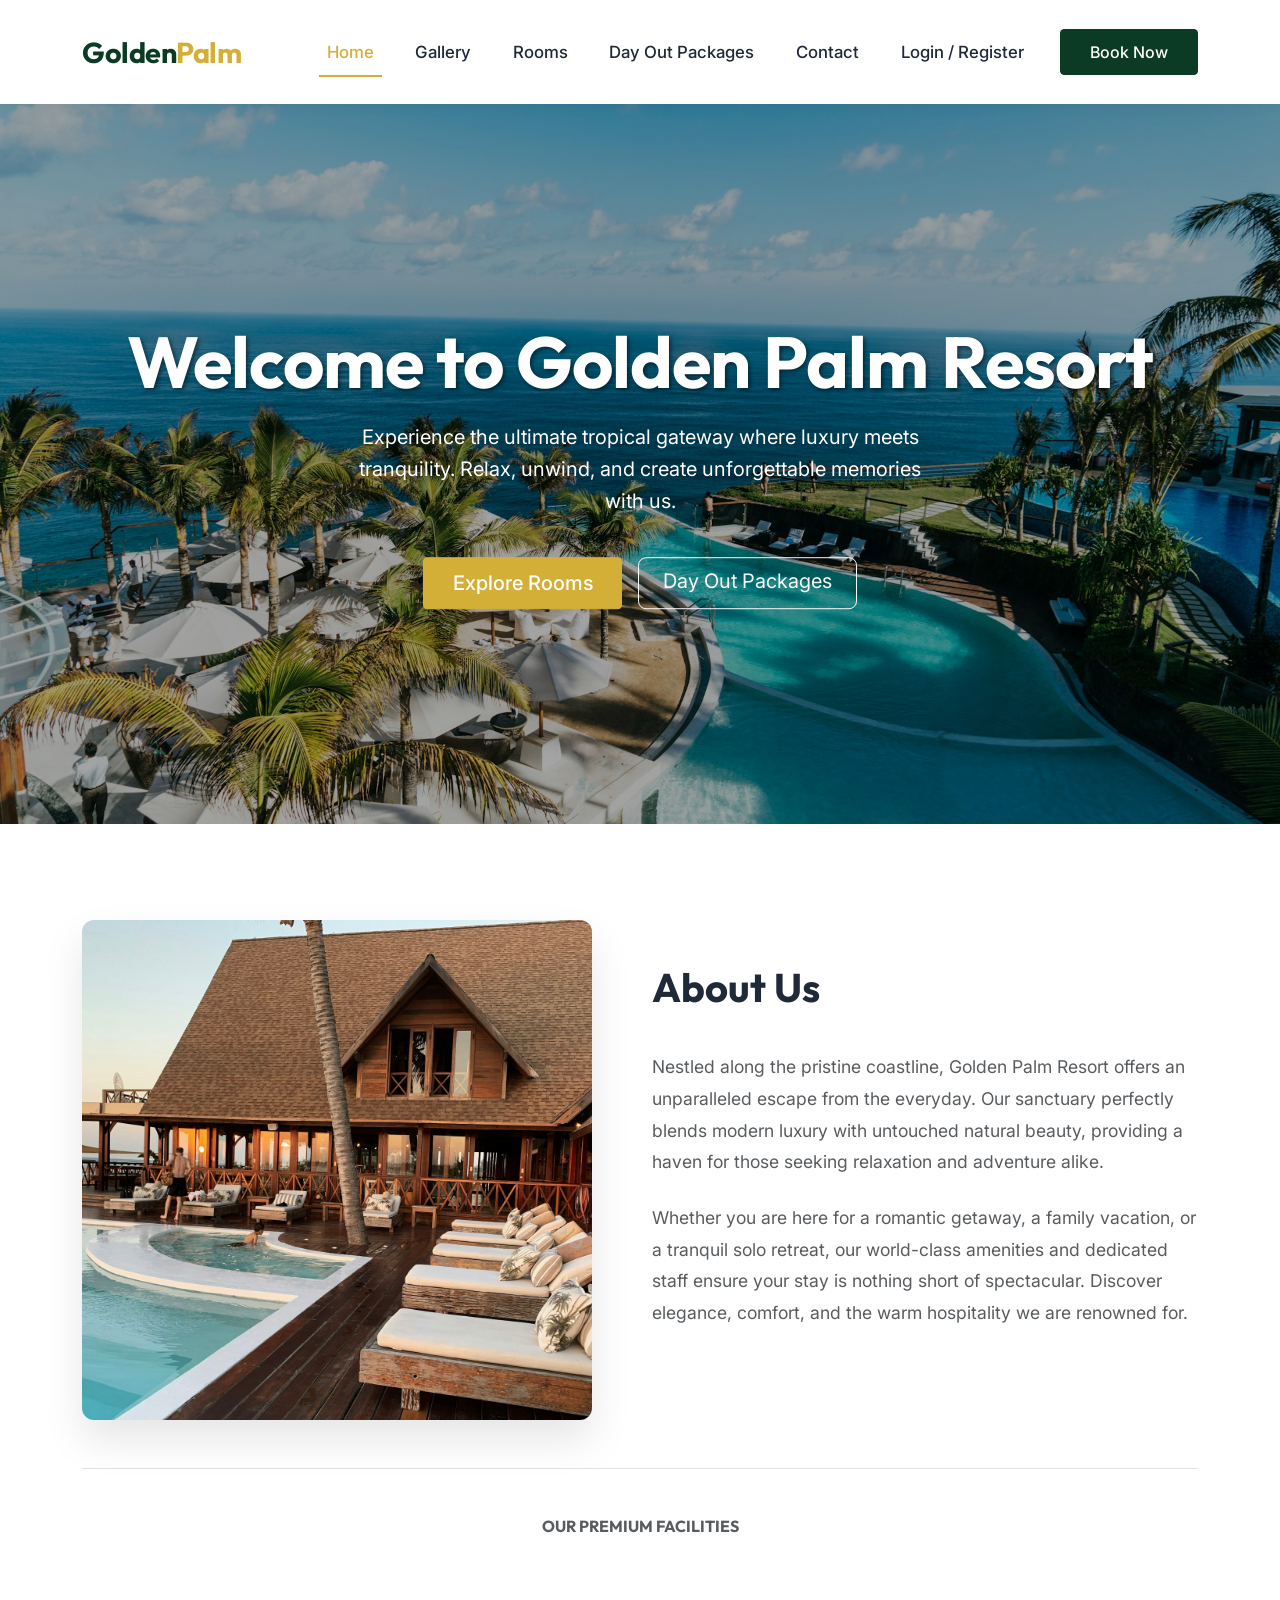
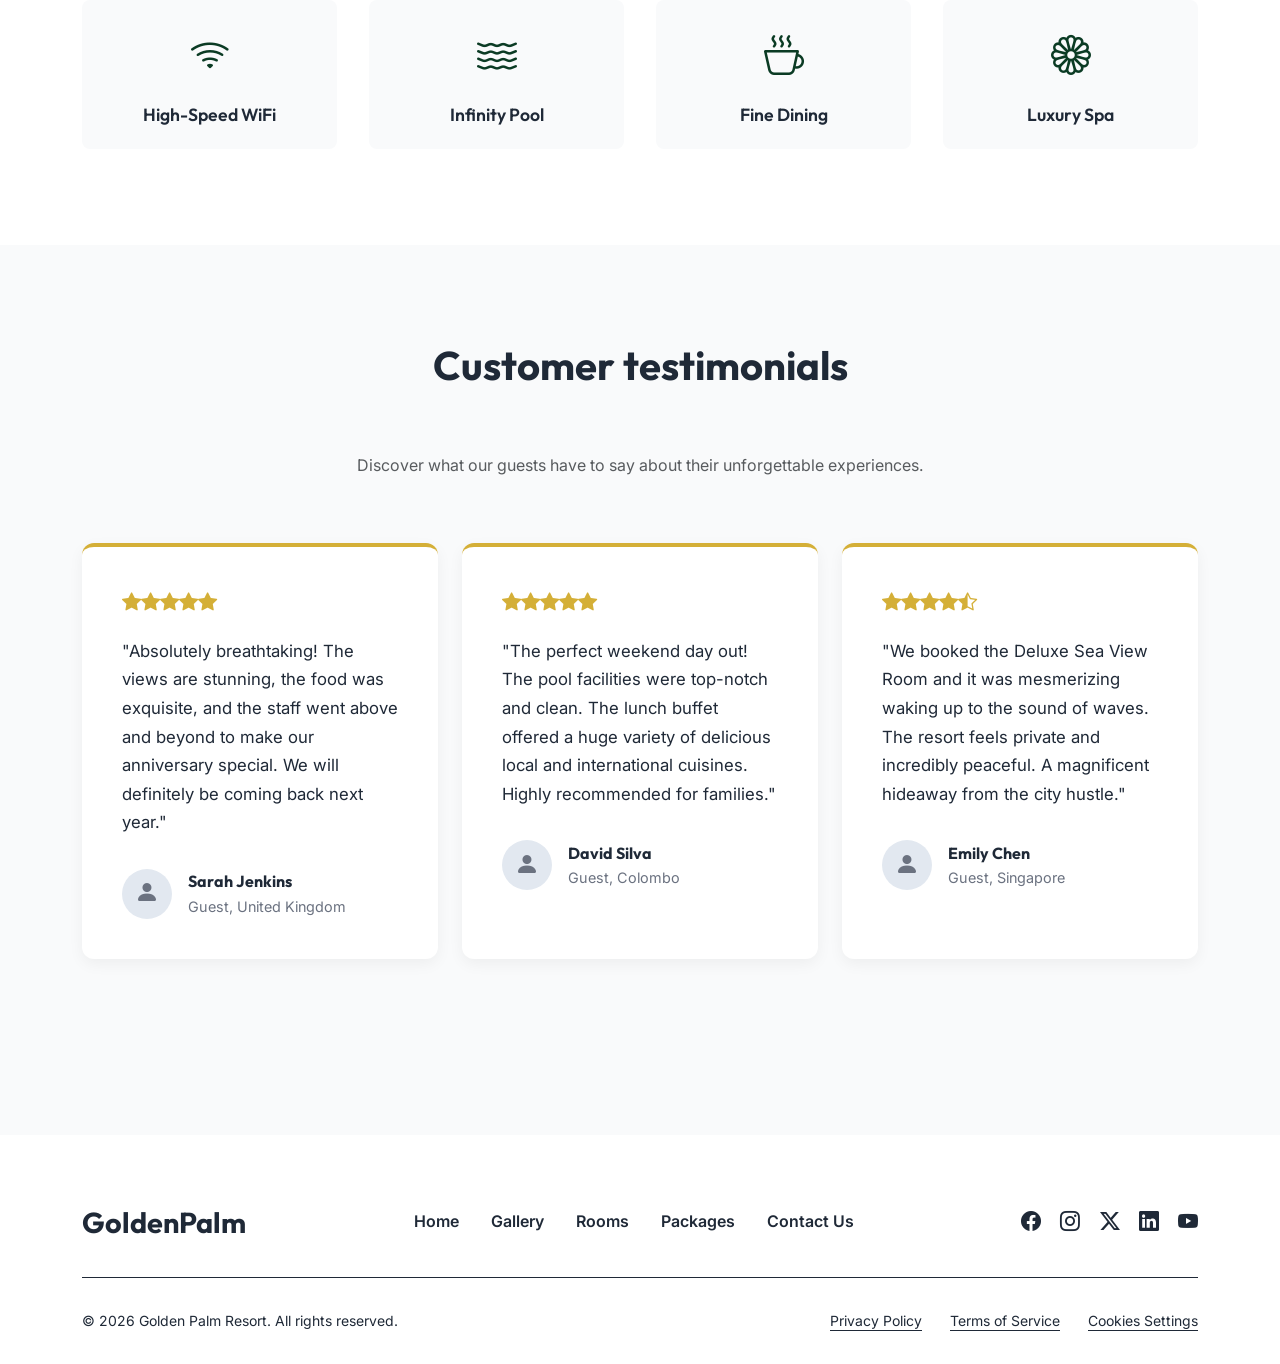
<file: index.html>
<!DOCTYPE html>
<html lang="en">

<head>
    <meta charset="UTF-8">
    <meta name="viewport" content="width=device-width, initial-scale=1.0">
    <title>Home - Golden Palm Resort</title>
    <!-- Bootstrap CSS -->
    <link href="https://cdn.jsdelivr.net/npm/bootstrap@5.3.0/dist/css/bootstrap.min.css" rel="stylesheet">
    <!-- Bootstrap Icons -->
    <link href="https://cdn.jsdelivr.net/npm/bootstrap-icons@1.10.5/font/bootstrap-icons.css" rel="stylesheet">
    <!-- Custom CSS -->
    <link href="styles.css" rel="stylesheet">
</head>

<body>

    <!-- NAVBAR -->
    <nav class="navbar navbar-expand-lg sticky-top">
        <div class="container">
            <a class="navbar-brand" href="index.html">Golden<span>Palm</span></a>
            <button class="navbar-toggler" type="button" data-bs-toggle="collapse" data-bs-target="#navbarNav"
                aria-controls="navbarNav" aria-expanded="false" aria-label="Toggle navigation">
                <span class="navbar-toggler-icon"></span>
            </button>
            <div class="collapse navbar-collapse justify-content-end" id="navbarNav">
                <ul class="navbar-nav align-items-center">
                    <li class="nav-item">
                        <a class="nav-link" href="index.html">Home</a>
                    </li>
                    <li class="nav-item">
                        <a class="nav-link" href="gallery.html">Gallery</a>
                    </li>
                    <li class="nav-item">
                        <a class="nav-link" href="rooms.html">Rooms</a>
                    </li>
                    <li class="nav-item">
                        <a class="nav-link" href="packages.html">Day Out Packages</a>
                    </li>
                    <li class="nav-item">
                        <a class="nav-link" href="contact.html">Contact</a>
                    </li>
                    <li class="nav-item">
                        <a class="nav-link" href="auth.html">Login / Register</a>
                    </li>
                    <li class="nav-item ms-lg-3 mt-3 mt-lg-0">
                        <a class="btn btn-primary" href="rooms.html">Book Now</a>
                    </li>
                </ul>
            </div>
        </div>
    </nav>

    <!-- HERO SECTION -->
    <section class="hero-section">
        <div id="heroCarousel" class="carousel slide carousel-fade hero-carousel" data-bs-ride="carousel"
            data-bs-pause="false">
            <div class="carousel-inner">
                <div class="carousel-item active" data-bs-interval="4000">
                    <img src="images/dining_1.jpg" class="d-block w-100" alt="Resort View">
                </div>
                <div class="carousel-item" data-bs-interval="4000">
                    <img src="images/facade_1.jpg" class="d-block w-100" alt="Resort Pool">
                </div>
                <div class="carousel-item" data-bs-interval="4000">
                    <img src="images/beach_1.jpg" class="d-block w-100" alt="Beach View">
                </div>
            </div>
        </div>

        <div class="hero-caption">
            <h1>Welcome to Golden Palm Resort</h1>
            <p>Experience the ultimate tropical gateway where luxury meets tranquility. Relax, unwind, and create
                unforgettable memories with us.</p>
            <div class="d-flex justify-content-center gap-3 mt-4 animate-up-delayed">
                <a href="rooms.html" class="btn btn-accent btn-lg">Explore Rooms</a>
                <a href="packages.html" class="btn btn-outline-light btn-lg px-4">Day Out Packages</a>
            </div>
        </div>
    </section>


    <!-- ABOUT SECTION -->
    <section class="about-section section-padding">
        <div class="container">
            <div class="row align-items-center">
                <div class="col-lg-6 mb-5 mb-lg-0 pe-lg-5">
                    <div class="position-relative">
                        <img src="images/pool_1.jpg" alt="About Resort" class="about-image img-fluid">
                    </div>
                </div>
                <div class="col-lg-6">
                    <h2 class="section-title text-start mb-4">About Us</h2>
                    <p class="text-muted mb-4" style="font-size: 1.1rem; line-height: 1.8;">
                        Nestled along the pristine coastline, Golden Palm Resort offers an unparalleled escape from the
                        everyday. Our sanctuary perfectly blends modern luxury with untouched natural beauty, providing
                        a haven for those seeking relaxation and adventure alike.
                    </p>
                    <p class="text-muted mb-5" style="font-size: 1.1rem; line-height: 1.8;">
                        Whether you are here for a romantic getaway, a family vacation, or a tranquil solo retreat, our
                        world-class amenities and dedicated staff ensure your stay is nothing short of spectacular.
                        Discover elegance, comfort, and the warm hospitality we are renowned for.
                    </p>
                </div>
            </div>

            <!-- FACILITIES -->
            <div class="mt-5 pt-5 text-center border-top">
                <h6 class="text-uppercase text-muted fw-bold tracking-wide mb-4">Our Premium Facilities</h6>
                <div class="facilities-grid">
                    <div class="facility-item">
                        <i class="bi bi-wifi facility-icon"></i>
                        <h5>High-Speed WiFi</h5>
                    </div>
                    <div class="facility-item">
                        <i class="bi bi-water facility-icon"></i>
                        <h5>Infinity Pool</h5>
                    </div>
                    <div class="facility-item">
                        <i class="bi bi-cup-hot facility-icon"></i>
                        <h5>Fine Dining</h5>
                    </div>
                    <div class="facility-item">
                        <i class="bi bi-flower1 facility-icon"></i>
                        <h5>Luxury Spa</h5>
                    </div>
                </div>
            </div>
        </div>
    </section>

    <!-- TESTIMONIALS SECTION -->
    <section class="testimonials-section section-padding">
        <div class="container">
            <h2 class="section-title">Customer testimonials</h2>
            <p class="text-center text-muted mb-5 pb-3">Discover what our guests have to say about their unforgettable
                experiences.</p>

            <div class="row g-4">
                <!-- Testimonial 1 -->
                <div class="col-md-4">
                    <div class="testimonial-card">
                        <div class="stars">
                            <i class="bi bi-star-fill"></i><i class="bi bi-star-fill"></i><i
                                class="bi bi-star-fill"></i><i class="bi bi-star-fill"></i><i
                                class="bi bi-star-fill"></i>
                        </div>
                        <p class="testimonial-text">"Absolutely breathtaking! The views are stunning, the food was
                            exquisite, and the staff went above and beyond to make our anniversary special. We will
                            definitely be coming back next year."</p>
                        <div class="author-info">
                            <div class="author-avatar"><i class="bi bi-person-fill fs-4"></i></div>
                            <div class="author-details">
                                <strong>Sarah Jenkins</strong>
                                <p>Guest, United Kingdom</p>
                            </div>
                        </div>
                    </div>
                </div>
                <!-- Testimonial 2 -->
                <div class="col-md-4">
                    <div class="testimonial-card">
                        <div class="stars">
                            <i class="bi bi-star-fill"></i><i class="bi bi-star-fill"></i><i
                                class="bi bi-star-fill"></i><i class="bi bi-star-fill"></i><i
                                class="bi bi-star-fill"></i>
                        </div>
                        <p class="testimonial-text">"The perfect weekend day out! The pool facilities were top-notch and
                            clean. The lunch buffet offered a huge variety of delicious local and international
                            cuisines. Highly recommended for families."</p>
                        <div class="author-info">
                            <div class="author-avatar"><i class="bi bi-person-fill fs-4"></i></div>
                            <div class="author-details">
                                <strong>David Silva</strong>
                                <p>Guest, Colombo</p>
                            </div>
                        </div>
                    </div>
                </div>
                <!-- Testimonial 3 -->
                <div class="col-md-4">
                    <div class="testimonial-card">
                        <div class="stars">
                            <i class="bi bi-star-fill"></i><i class="bi bi-star-fill"></i><i
                                class="bi bi-star-fill"></i><i class="bi bi-star-fill"></i><i
                                class="bi bi-star-half"></i>
                        </div>
                        <p class="testimonial-text">"We booked the Deluxe Sea View Room and it was mesmerizing waking up
                            to the sound of waves. The resort feels private and incredibly peaceful. A magnificent
                            hideaway from the city hustle."</p>
                        <div class="author-info">
                            <div class="author-avatar"><i class="bi bi-person-fill fs-4"></i></div>
                            <div class="author-details">
                                <strong>Emily Chen</strong>
                                <p>Guest, Singapore</p>
                            </div>
                        </div>
                    </div>
                </div>
            </div>
        </div>
    </section>

    <!-- FOOTER -->
    <footer class="footer">
        <div class="container">
            <div class="footer-top">
                <a href="index.html" class="footer-logo">Golden<span>Palm</span></a>
                <div class="footer-nav">
                    <a href="index.html">Home</a>
                    <a href="gallery.html">Gallery</a>
                    <a href="rooms.html">Rooms</a>
                    <a href="packages.html">Packages</a>
                    <a href="contact.html">Contact Us</a>
                </div>
                <div class="footer-social">
                    <a href="#"><i class="bi bi-facebook"></i></a>
                    <a href="#"><i class="bi bi-instagram"></i></a>
                    <a href="#"><i class="bi bi-twitter-x"></i></a>
                    <a href="#"><i class="bi bi-linkedin"></i></a>
                    <a href="#"><i class="bi bi-youtube"></i></a>
                </div>
            </div>
            <div class="footer-bottom">
                <div class="footer-copyright">
                    &copy; 2026 Golden Palm Resort. All rights reserved.
                </div>
                <div class="footer-legal">
                    <a href="#">Privacy Policy</a>
                    <a href="#">Terms of Service</a>
                    <a href="#">Cookies Settings</a>
                </div>
            </div>
        </div>
    </footer>

    <!-- Bootstrap Bundle with Popper -->
    <script src="https://cdn.jsdelivr.net/npm/bootstrap@5.3.0/dist/js/bootstrap.bundle.min.js"></script>
    <script src="script.js"></script>
</body>

</html>
</file>
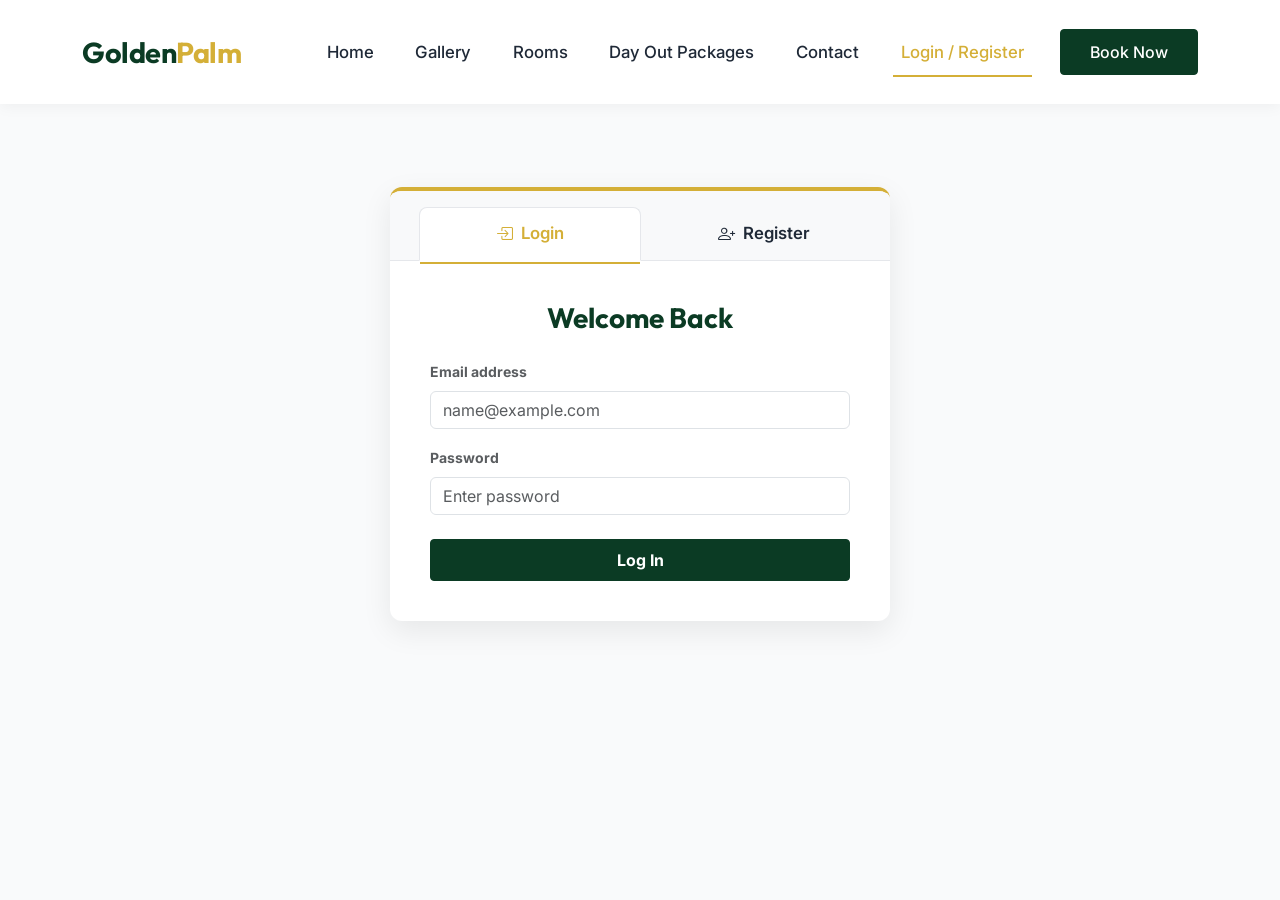
<file: auth.html>
<!DOCTYPE html>
<html lang="en">
<head>
    <meta charset="UTF-8">
    <meta name="viewport" content="width=device-width, initial-scale=1.0">
    <title>Account - Golden Palm Resort</title>
    <link href="https://cdn.jsdelivr.net/npm/bootstrap@5.3.0/dist/css/bootstrap.min.css" rel="stylesheet">
    <link href="https://cdn.jsdelivr.net/npm/bootstrap-icons@1.10.5/font/bootstrap-icons.css" rel="stylesheet">
    <link href="styles.css" rel="stylesheet">
    <style>
        .auth-wrapper {
            min-height: calc(100vh - 300px);
            display: flex;
            align-items: center;
            justify-content: center;
            padding: 4rem 0;
            background-color: var(--bg-light);
        }
        .auth-card {
            width: 100%;
            max-width: 500px;
            border-radius: 12px;
            background-color: var(--white);
            box-shadow: 0 10px 30px rgba(0,0,0,0.08); 
            border-top: 4px solid var(--accent-color);
            overflow: hidden;
        }
        .auth-card .nav-pills {
            background-color: #f8f9fa;
            padding: 1rem 1rem 0;
            border-bottom: 1px solid var(--border-color);
        }
        .auth-card .nav-link {
            color: var(--text-muted);
            font-weight: 600;
            border-radius: 8px 8px 0 0;
            padding: 0.8rem 1.5rem;
            margin-bottom: -1px;
            border: 1px solid transparent;
        }
        .auth-card .nav-link.active {
            background-color: var(--white);
            color: var(--primary-color);
            border-color: var(--border-color) var(--border-color) var(--white);
        }
        .auth-card .tab-content {
            padding: 2.5rem;
        }
    </style>
</head>
<body>

    <nav class="navbar navbar-expand-lg sticky-top">
        <div class="container">
            <a class="navbar-brand" href="index.html">Golden<span>Palm</span></a>
            <button class="navbar-toggler" type="button" data-bs-toggle="collapse" data-bs-target="#navbarNav">
                <span class="navbar-toggler-icon"></span>
            </button>
            <div class="collapse navbar-collapse justify-content-end" id="navbarNav">
                <ul class="navbar-nav align-items-center">
                    <li class="nav-item"><a class="nav-link" href="index.html">Home</a></li>
                    <li class="nav-item"><a class="nav-link" href="gallery.html">Gallery</a></li>
                    <li class="nav-item"><a class="nav-link" href="rooms.html">Rooms</a></li>
                    <li class="nav-item"><a class="nav-link" href="packages.html">Day Out Packages</a></li>
                    <li class="nav-item"><a class="nav-link" href="contact.html">Contact</a></li>
                    <li class="nav-item"><a class="nav-link active" href="auth.html">Login / Register</a></li>
                    <li class="nav-item ms-lg-3 mt-3 mt-lg-0"><a class="btn btn-primary" href="rooms.html">Book Now</a></li>
                </ul>
            </div>
        </div>
    </nav>

    <div class="auth-wrapper">
        <div class="auth-card">
            
            <ul class="nav nav-pills nav-fill" id="authTabs" role="tablist">
                <li class="nav-item" role="presentation">
                    <button class="nav-link active" id="login-tab" data-bs-toggle="tab" data-bs-target="#login-pane" type="button" role="tab" aria-selected="true">
                        <i class="bi bi-box-arrow-in-right me-2"></i>Login
                    </button>
                </li>
                <li class="nav-item" role="presentation">
                    <button class="nav-link" id="register-tab" data-bs-toggle="tab" data-bs-target="#register-pane" type="button" role="tab" aria-selected="false">
                        <i class="bi bi-person-plus me-2"></i>Register
                    </button>
                </li>
            </ul>

            <div class="tab-content" id="authTabsContent">
                <script>
                    const urlParams = new URLSearchParams(window.location.search);
                    const error = urlParams.get('error');
                    if (error) {
                        document.write('<div class="alert alert-danger shadow-sm">' + decodeURIComponent(error) + '</div>');
                    }
                    const success = urlParams.get('success');
                    if (success) {
                        document.write('<div class="alert alert-success shadow-sm">' + decodeURIComponent(success) + '</div>');
                    }
                    if (urlParams.get('tab') === 'register') {
                        // Switch to register tab automatically if ?tab=register
                        document.addEventListener("DOMContentLoaded", function() {
                            var registerTab = new bootstrap.Tab(document.querySelector('#register-tab'));
                            registerTab.show();
                        });
                    }
                </script>
                
                <div class="tab-pane fade show active" id="login-pane" role="tabpanel" tabindex="0">
                    <h3 class="fw-bold mb-4 text-center" style="color: var(--primary-color);">Welcome Back</h3>
                    <form action="auth/login.php" method="POST">
                        <div class="mb-3">
                            <label class="form-label text-muted small fw-bold">Email address</label>
                            <input type="email" name="email" class="form-control" required placeholder="name@example.com">
                        </div>
                        <div class="mb-4">
                            <label class="form-label text-muted small fw-bold">Password</label>
                            <input type="password" name="password" class="form-control" required placeholder="Enter password">
                        </div>
                        <button type="submit" class="btn btn-primary w-100 py-2 fw-bold">Log In</button>
                    </form>
                </div>

                <div class="tab-pane fade" id="register-pane" role="tabpanel" tabindex="0">
                    <h3 class="fw-bold mb-4 text-center" style="color: var(--primary-color);">Create Account</h3>
                    <form action="auth/register.php" method="POST">
                        <div class="mb-3">
                            <label class="form-label text-muted small fw-bold">Full Name</label>
                            <input type="text" name="username" class="form-control" required placeholder="John Doe">
                        </div>
                        <div class="mb-3">
                            <label class="form-label text-muted small fw-bold">Email address</label>
                            <input type="email" name="email" class="form-control" required placeholder="name@example.com">
                        </div>
                        <div class="mb-4">
                            <label class="form-label text-muted small fw-bold">Password</label>
                            <input type="password" name="password" class="form-control" required placeholder="Create password">
                        </div>
                        <button type="submit" class="btn btn-dark w-100 py-2 fw-bold">Create Account</button>
                    </form>
                </div>

            </div>
        </div>
    </div>

    <script src="https://cdn.jsdelivr.net/npm/bootstrap@5.3.0/dist/js/bootstrap.bundle.min.js"></script>
</body>
</html>
</file>
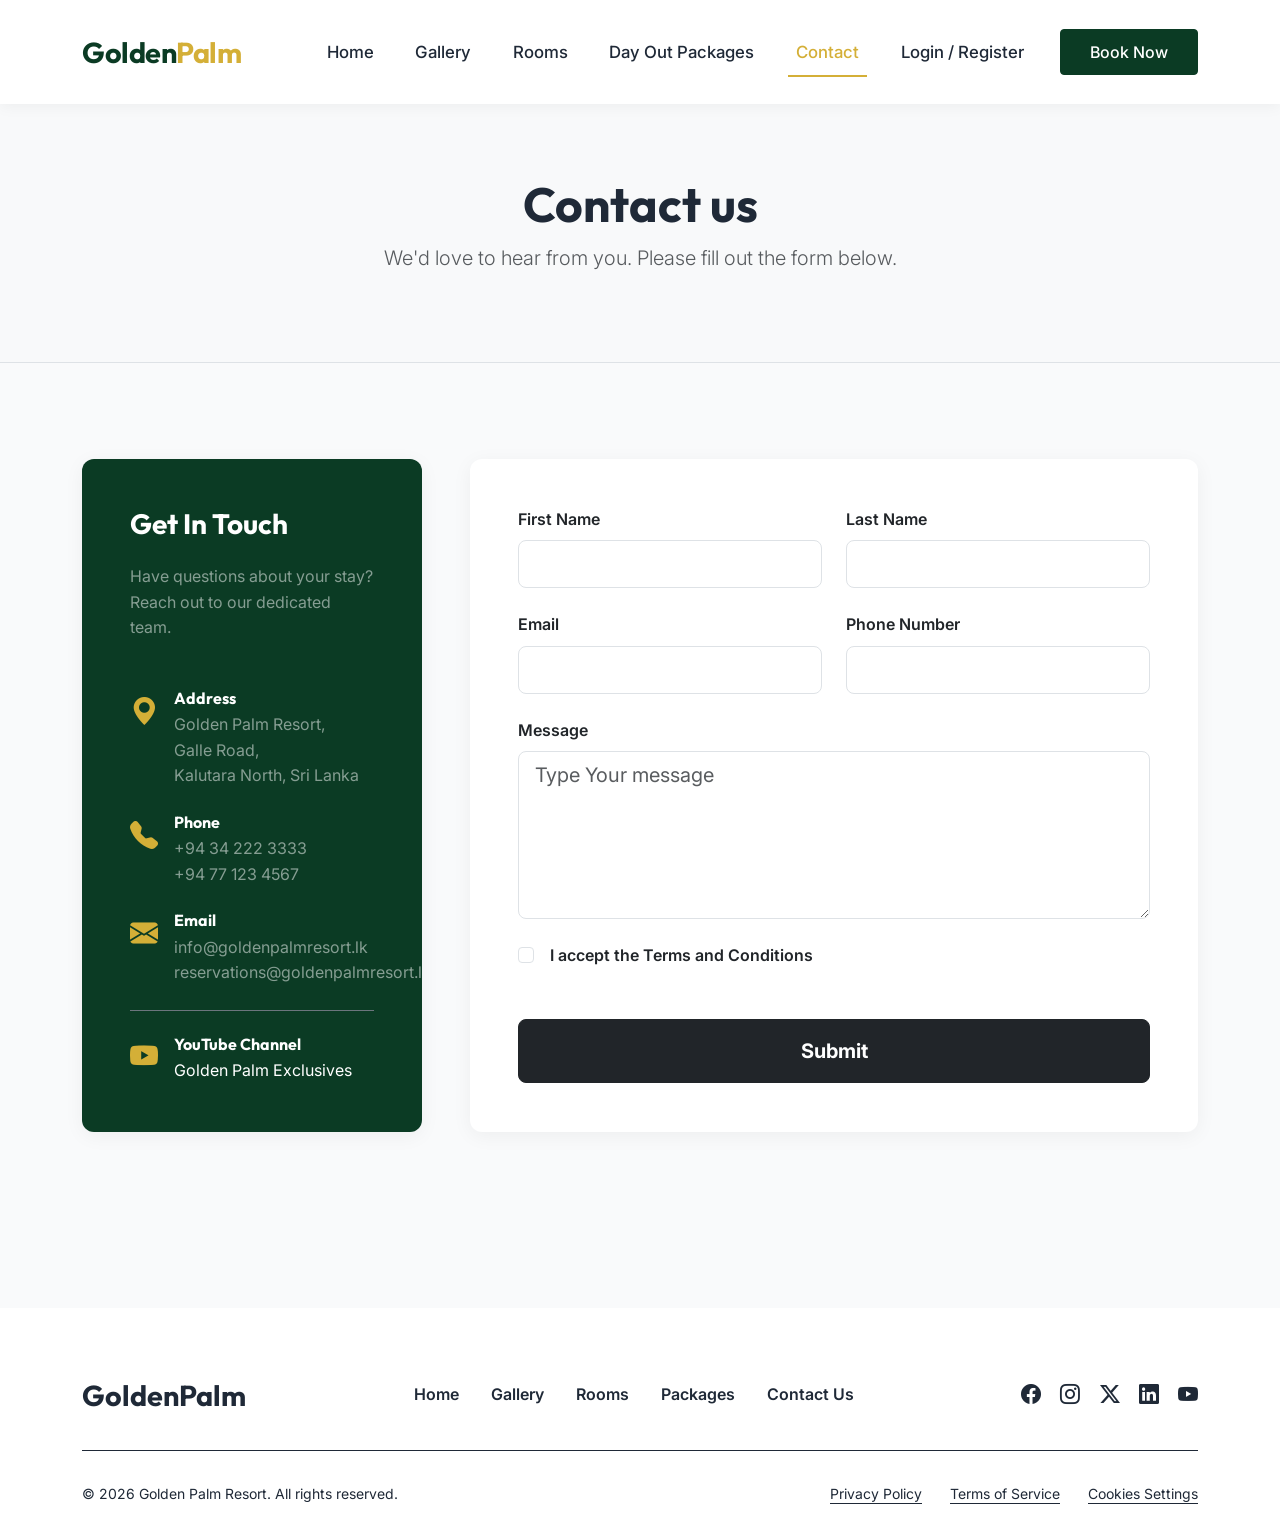
<file: contact.html>
<!DOCTYPE html>
<html lang="en">
<head>
    <meta charset="UTF-8">
    <meta name="viewport" content="width=device-width, initial-scale=1.0">
    <title>Contact Us - Golden Palm Resort</title>
    <!-- Bootstrap CSS -->
    <link href="https://cdn.jsdelivr.net/npm/bootstrap@5.3.0/dist/css/bootstrap.min.css" rel="stylesheet">
    <!-- Bootstrap Icons -->
    <link href="https://cdn.jsdelivr.net/npm/bootstrap-icons@1.10.5/font/bootstrap-icons.css" rel="stylesheet">
    <!-- Custom CSS -->
    <link href="styles.css" rel="stylesheet">
</head>
<body>

    <!-- NAVBAR -->
    <nav class="navbar navbar-expand-lg sticky-top">
        <div class="container">
            <a class="navbar-brand" href="index.html">Golden<span>Palm</span></a>
            <button class="navbar-toggler" type="button" data-bs-toggle="collapse" data-bs-target="#navbarNav" aria-controls="navbarNav" aria-expanded="false" aria-label="Toggle navigation">
                <span class="navbar-toggler-icon"></span>
            </button>
            <div class="collapse navbar-collapse justify-content-end" id="navbarNav">
                <ul class="navbar-nav align-items-center">
                    <li class="nav-item">
                        <a class="nav-link" href="index.html">Home</a>
                    </li>
                    <li class="nav-item">
                        <a class="nav-link" href="gallery.html">Gallery</a>
                    </li>
                    <li class="nav-item">
                        <a class="nav-link" href="rooms.html">Rooms</a>
                    </li>
                    <li class="nav-item">
                        <a class="nav-link" href="packages.html">Day Out Packages</a>
                    </li>
                    <li class="nav-item">
                        <a class="nav-link" href="contact.html">Contact</a>
                    </li>
                    <li class="nav-item">
                        <a class="nav-link" href="auth.html">Login / Register</a>
                    </li>
                    <li class="nav-item ms-lg-3 mt-3 mt-lg-0">
                        <a class="btn btn-primary" href="rooms.html">Book Now</a>
                    </li>
                </ul>
            </div>
        </div>
    </nav>

    <!-- PAGE HEADER -->
    <header class="py-5 bg-light border-bottom text-center">
        <div class="container py-4">
            <h1 class="display-5 fw-bold" style="font-family: var(--font-heading);">Contact us</h1>
            <p class="text-muted lead">We'd love to hear from you. Please fill out the form below.</p>
        </div>
    </header>

    <!-- CONTACT SECTION -->
    <section class="section-padding">
        <div class="container">
            <div class="row g-5 justify-content-center">
                
                <!-- Contact Details Card -->
                <div class="col-lg-4">
                    <div class="card p-4 p-md-5 h-100 bg-primary text-white" style="background-color: var(--primary-color) !important;">
                        <h3 class="fw-bold mb-4" style="font-family: var(--font-heading);">Get In Touch</h3>
                        <p class="mb-5 text-white-50">Have questions about your stay? Reach out to our dedicated team.</p>
                        
                        <div class="d-flex align-items-start mb-4">
                            <i class="bi bi-geo-alt-fill fs-3 text-accent me-3" style="color: var(--accent-color);"></i>
                            <div>
                                <h6 class="fw-bold mb-1">Address</h6>
                                <p class="mb-0 text-white-50">Golden Palm Resort,<br>Galle Road,<br>Kalutara North, Sri Lanka</p>
                            </div>
                        </div>

                        <div class="d-flex align-items-start mb-4">
                            <i class="bi bi-telephone-fill fs-3 text-accent me-3" style="color: var(--accent-color);"></i>
                            <div>
                                <h6 class="fw-bold mb-1">Phone</h6>
                                <p class="mb-0 text-white-50">+94 34 222 3333<br>+94 77 123 4567</p>
                            </div>
                        </div>

                        <div class="d-flex align-items-start mb-4">
                            <i class="bi bi-envelope-fill fs-3 text-accent me-3" style="color: var(--accent-color);"></i>
                            <div>
                                <h6 class="fw-bold mb-1">Email</h6>
                                <p class="mb-0 text-white-50">info@goldenpalmresort.lk<br>reservations@goldenpalmresort.lk</p>
                            </div>
                        </div>

                        <div class="d-flex align-items-start mt-auto pt-4 border-top border-secondary">
                            <i class="bi bi-youtube fs-3 text-accent me-3" style="color: var(--accent-color);"></i>
                            <div>
                                <h6 class="fw-bold mb-1">YouTube Channel</h6>
                                <p class="mb-0"><a href="#" class="text-white text-decoration-none">Golden Palm Exclusives</a></p>
                            </div>
                        </div>
                    </div>
                </div>

                <!-- Contact Form Card -->
                <div class="col-lg-8">
                    <div class="card p-4 p-md-5 h-100">
                        <form id="contactForm" action="contact.php" method="POST">
                            <div class="row g-4 text-start">
                                <div class="col-md-6">
                                    <label for="firstName" class="form-label fw-semibold">First Name</label>
                                    <input type="text" name="firstName" class="form-control form-control-lg" id="firstName" required>
                                    <div class="invalid-feedback">Please provide your first name.</div>
                                </div>
                                <div class="col-md-6">
                                    <label for="lastName" class="form-label fw-semibold">Last Name</label>
                                    <input type="text" name="lastName" class="form-control form-control-lg" id="lastName" required>
                                    <div class="invalid-feedback">Please provide your last name.</div>
                                </div>
                                <div class="col-md-6">
                                    <label for="email" class="form-label fw-semibold">Email</label>
                                    <input type="email" name="email" class="form-control form-control-lg" id="email" required>
                                    <div class="invalid-feedback">Please provide a valid email address.</div>
                                </div>
                                <div class="col-md-6">
                                    <label for="phone" class="form-label fw-semibold">Phone Number</label>
                                    <input type="tel" name="phone" class="form-control form-control-lg" id="phone" required>
                                    <div class="invalid-feedback">Please provide a valid 10-digit phone number.</div>
                                </div>
                                <div class="col-12">
                                    <label for="message" class="form-label fw-semibold">Message</label>
                                    <textarea name="message" class="form-control form-control-lg" id="message" rows="5" placeholder="Type Your message" required></textarea>
                                    <div class="invalid-feedback">Please enter your message.</div>
                                </div>
                                <div class="col-12 mt-4">
                                    <div class="form-check">
                                        <input class="form-check-input" type="checkbox" id="terms" required>
                                        <label class="form-check-label ms-2 fw-semibold" for="terms" style="cursor: pointer;">
                                            I accept the Terms and Conditions
                                        </label>
                                        <div class="invalid-feedback">You must accept the terms before submitting.</div>
                                    </div>
                                </div>
                                <div class="col-12 mt-5 text-center">
                                    <button type="submit" class="btn btn-dark btn-lg px-5 py-3 text-white fw-bold w-100 w-md-auto">Submit</button>
                                </div>
                            </div>
                        </form>
                    </div>
                </div>
            </div>
        </div>
    </section>

     <!-- FOOTER -->
    <footer class="footer">
        <div class="container">
            <div class="footer-top">
                <a href="index.html" class="footer-logo">Golden<span>Palm</span></a>
                <div class="footer-nav">
                    <a href="index.html">Home</a>
                    <a href="gallery.html">Gallery</a>
                    <a href="rooms.html">Rooms</a>
                    <a href="packages.html">Packages</a>
                    <a href="contact.html">Contact Us</a>
                </div>
                <div class="footer-social">
                    <a href="#"><i class="bi bi-facebook"></i></a>
                    <a href="#"><i class="bi bi-instagram"></i></a>
                    <a href="#"><i class="bi bi-twitter-x"></i></a>
                    <a href="#"><i class="bi bi-linkedin"></i></a>
                    <a href="#"><i class="bi bi-youtube"></i></a>
                </div>
            </div>
            <div class="footer-bottom">
                <div class="footer-copyright">
                    &copy; 2026 Golden Palm Resort. All rights reserved.
                </div>
                <div class="footer-legal">
                    <a href="#">Privacy Policy</a>
                    <a href="#">Terms of Service</a>
                    <a href="#">Cookies Settings</a>
                </div>
            </div>
        </div>
    </footer>

    <!-- Bootstrap Bundle with Popper -->
    <script src="https://cdn.jsdelivr.net/npm/bootstrap@5.3.0/dist/js/bootstrap.bundle.min.js"></script>
    <script src="script.js?v=2"></script>
</body>
</html>
</file>
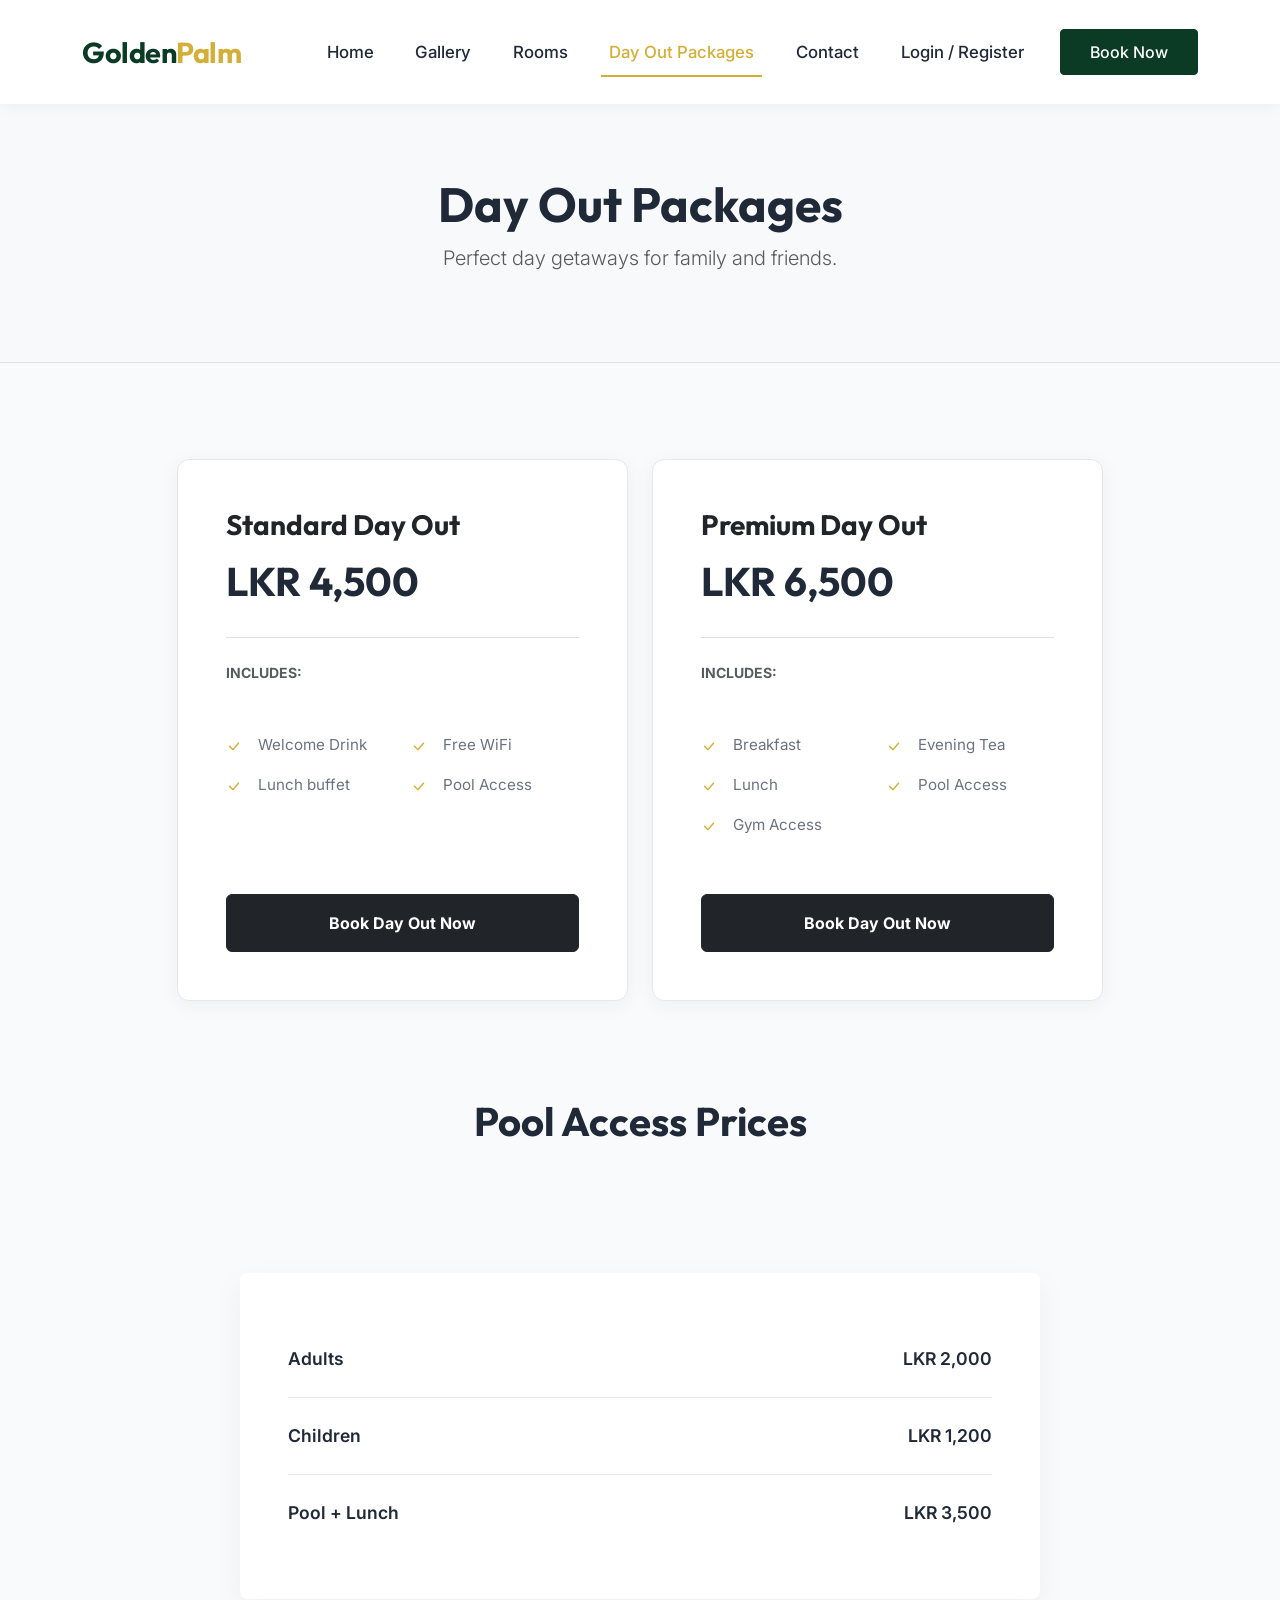
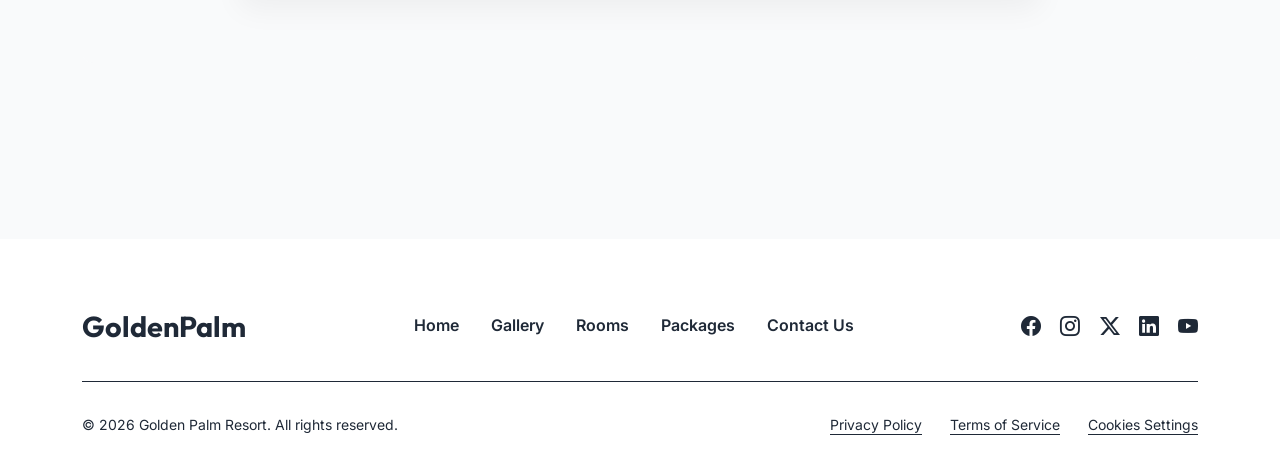
<file: packages.html>
<!DOCTYPE html>
<html lang="en">
<head>
    <meta charset="UTF-8">
    <meta name="viewport" content="width=device-width, initial-scale=1.0">
    <title>Day Out Packages - Golden Palm Resort</title>
    <!-- Bootstrap CSS -->
    <link href="https://cdn.jsdelivr.net/npm/bootstrap@5.3.0/dist/css/bootstrap.min.css" rel="stylesheet">
    <!-- Bootstrap Icons -->
    <link href="https://cdn.jsdelivr.net/npm/bootstrap-icons@1.10.5/font/bootstrap-icons.css" rel="stylesheet">
    <!-- Custom CSS -->
    <link href="styles.css" rel="stylesheet">
    <style>
        .package-card {
            border: 1px solid var(--border-color);
            transition: all 0.3s ease;
        }
        .package-card:hover {
            border-color: var(--accent-color);
            transform: translateY(-5px);
            box-shadow: 0 15px 30px rgba(0,0,0,0.08);
        }
        .price-text {
            font-size: 2.5rem;
            font-weight: 700;
            font-family: var(--font-heading);
            color: var(--text-dark);
        }
        .package-features {
            list-style: none;
            padding: 0;
            margin-top: 2rem;
            margin-bottom: 2rem;
            display: grid;
            grid-template-columns: 1fr 1fr;
            gap: 1rem;
        }
        .package-features li {
            position: relative;
            padding-left: 2rem;
            color: var(--text-muted);
            font-size: 0.95rem;
        }
        .package-features li i {
            position: absolute;
            left: 0;
            top: 2px;
            color: var(--accent-color);
        }
        .pool-table-wrapper {
            background-color: var(--bg-light);
            padding: 4rem;
            border-radius: 12px;
        }
        .pool-table {
            background-color: var(--white);
            border-radius: 8px;
            padding: 3rem;
            box-shadow: 0 10px 30px rgba(0,0,0,0.05);
            max-width: 800px;
            margin: 0 auto;
        }
        .pool-table-row {
            display: flex;
            justify-content: space-between;
            padding: 1.5rem 0;
            border-bottom: 1px solid var(--border-color);
            font-weight: 600;
            font-size: 1.1rem;
            align-items: center;
        }
        .pool-table-row:last-child {
            border-bottom: none;
        }
    </style>
</head>
<body>

    <!-- NAVBAR -->
    <nav class="navbar navbar-expand-lg sticky-top">
        <div class="container">
            <a class="navbar-brand" href="index.html">Golden<span>Palm</span></a>
            <button class="navbar-toggler" type="button" data-bs-toggle="collapse" data-bs-target="#navbarNav">
                <span class="navbar-toggler-icon"></span>
            </button>
            <div class="collapse navbar-collapse justify-content-end" id="navbarNav">
                <ul class="navbar-nav align-items-center">
                    <li class="nav-item"><a class="nav-link" href="index.html">Home</a></li>
                    <li class="nav-item"><a class="nav-link" href="gallery.html">Gallery</a></li>
                    <li class="nav-item"><a class="nav-link" href="rooms.html">Rooms</a></li>
                    <li class="nav-item"><a class="nav-link active" href="packages.html">Day Out Packages</a></li>
                    <li class="nav-item"><a class="nav-link" href="contact.html">Contact</a></li>
                    <li class="nav-item"><a class="nav-link" href="auth.html">Login / Register</a></li>
                    <li class="nav-item ms-lg-3 mt-3 mt-lg-0"><a class="btn btn-primary" href="rooms.html">Book Now</a></li>
                </ul>
            </div>
        </div>
    </nav>

    <header class="py-5 bg-light border-bottom text-center">
        <div class="container py-4">
            <h1 class="display-5 fw-bold" style="font-family: var(--font-heading);">Day Out Packages</h1>
            <p class="text-muted lead">Perfect day getaways for family and friends.</p>
        </div>
    </header>

    <section class="section-padding">
        <div class="container">
            <div class="row g-4 justify-content-center">
                <!-- Standard Package -->
                <div class="col-lg-5">
                    <div class="card package-card h-100 p-4 p-md-5">
                        <div class="mb-4 border-bottom pb-4 text-center text-sm-start">
                            <h3 class="fw-bold m-0 mb-2">Standard Day Out</h3>
                            <div class="price-text">LKR 4,500</div>
                        </div>
                        <p class="text-muted small fw-bold text-uppercase tracking-wider">Includes:</p>
                        <ul class="package-features">
                            <li><i class="bi bi-check-lg"></i> Welcome Drink</li>
                            <li><i class="bi bi-check-lg"></i> Free WiFi</li>
                            <li><i class="bi bi-check-lg"></i> Lunch buffet</li>
                            <li><i class="bi bi-check-lg"></i> Pool Access</li>
                        </ul>
                        <div class="mt-auto pt-4">
                            <a href="contact.html" class="btn btn-dark w-100 py-3 fw-bold">Book Day Out Now</a>
                        </div>
                    </div>
                </div>

                <!-- Premium Package -->
                <div class="col-lg-5">
                    <div class="card package-card h-100 p-4 p-md-5">
                        <div class="mb-4 border-bottom pb-4 text-center text-sm-start">
                            <h3 class="fw-bold m-0 mb-2">Premium Day Out</h3>
                            <div class="price-text">LKR 6,500</div>
                        </div>
                        <p class="text-muted small fw-bold text-uppercase tracking-wider">Includes:</p>
                        <ul class="package-features">
                            <li><i class="bi bi-check-lg"></i> Breakfast</li>
                            <li><i class="bi bi-check-lg"></i> Evening Tea</li>
                            <li><i class="bi bi-check-lg"></i> Lunch</li>
                            <li><i class="bi bi-check-lg"></i> Pool Access</li>
                            <li><i class="bi bi-check-lg"></i> Gym Access</li>
                        </ul>
                        <div class="mt-auto pt-4">
                            <a href="contact.html" class="btn btn-dark w-100 py-3 fw-bold">Book Day Out Now</a>
                        </div>
                    </div>
                </div>
            </div>
            
            <div class="mt-5 pt-5">
                <h2 class="section-title">Pool Access Prices</h2>
                <div class="pool-table-wrapper mt-5">
                    <div class="pool-table">
                        <div class="pool-table-row">
                            <span>Adults</span>
                            <span>LKR 2,000</span>
                        </div>
                        <div class="pool-table-row">
                            <span>Children</span>
                            <span>LKR 1,200</span>
                        </div>
                        <div class="pool-table-row">
                            <span>Pool + Lunch</span>
                            <span>LKR 3,500</span>
                        </div>
                    </div>
                </div>
            </div>
        </div>
    </section>

    <!-- FOOTER -->
    <footer class="footer">
        <div class="container">
            <div class="footer-top">
                <a href="index.html" class="footer-logo">Golden<span>Palm</span></a>
                <div class="footer-nav">
                    <a href="index.html">Home</a>
                    <a href="gallery.html">Gallery</a>
                    <a href="rooms.html">Rooms</a>
                    <a href="packages.html">Packages</a>
                    <a href="contact.html">Contact Us</a>
                </div>
                <div class="footer-social">
                    <a href="#"><i class="bi bi-facebook"></i></a>
                    <a href="#"><i class="bi bi-instagram"></i></a>
                    <a href="#"><i class="bi bi-twitter-x"></i></a>
                    <a href="#"><i class="bi bi-linkedin"></i></a>
                    <a href="#"><i class="bi bi-youtube"></i></a>
                </div>
            </div>
            <div class="footer-bottom">
                <div class="footer-copyright">
                    &copy; 2026 Golden Palm Resort. All rights reserved.
                </div>
                <div class="footer-legal">
                    <a href="#">Privacy Policy</a>
                    <a href="#">Terms of Service</a>
                    <a href="#">Cookies Settings</a>
                </div>
            </div>
        </div>
    </footer>

    <script src="https://cdn.jsdelivr.net/npm/bootstrap@5.3.0/dist/js/bootstrap.bundle.min.js"></script>
    <script src="script.js"></script>
</body>
</html>
</file>
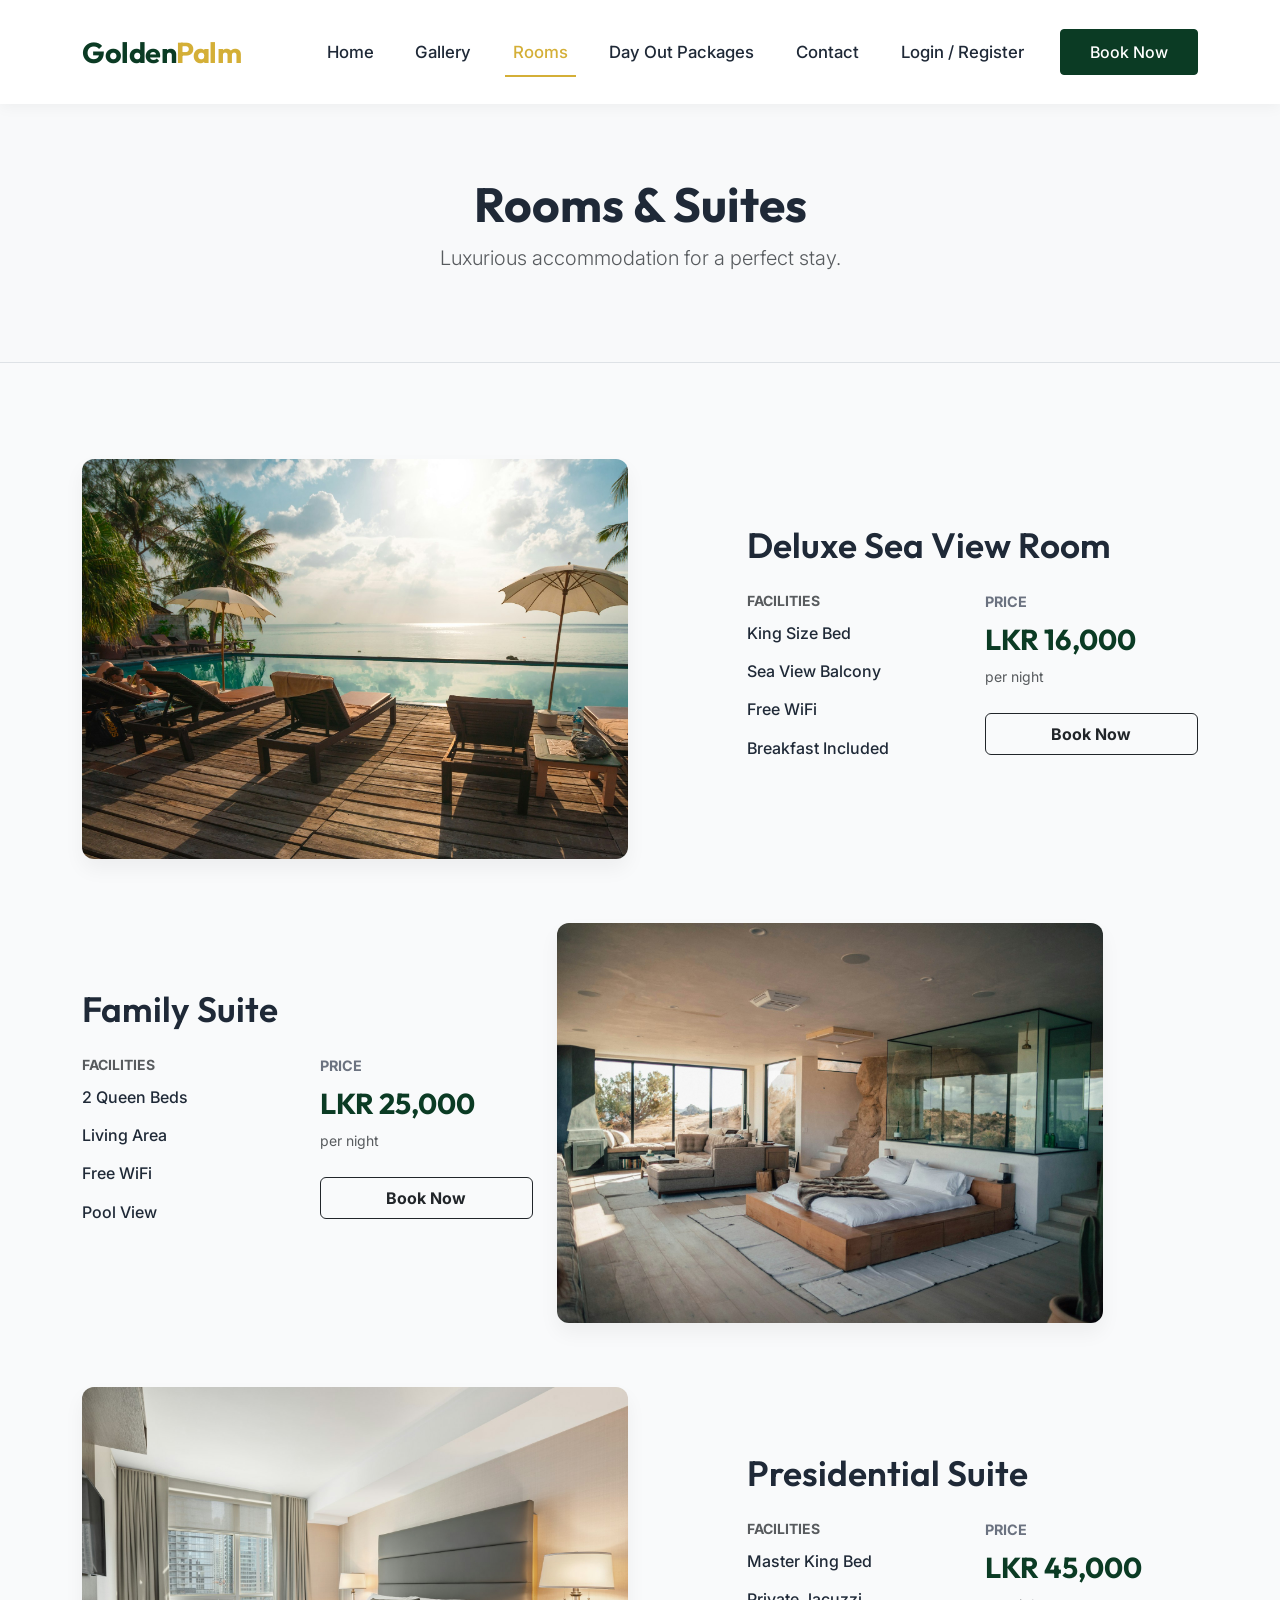
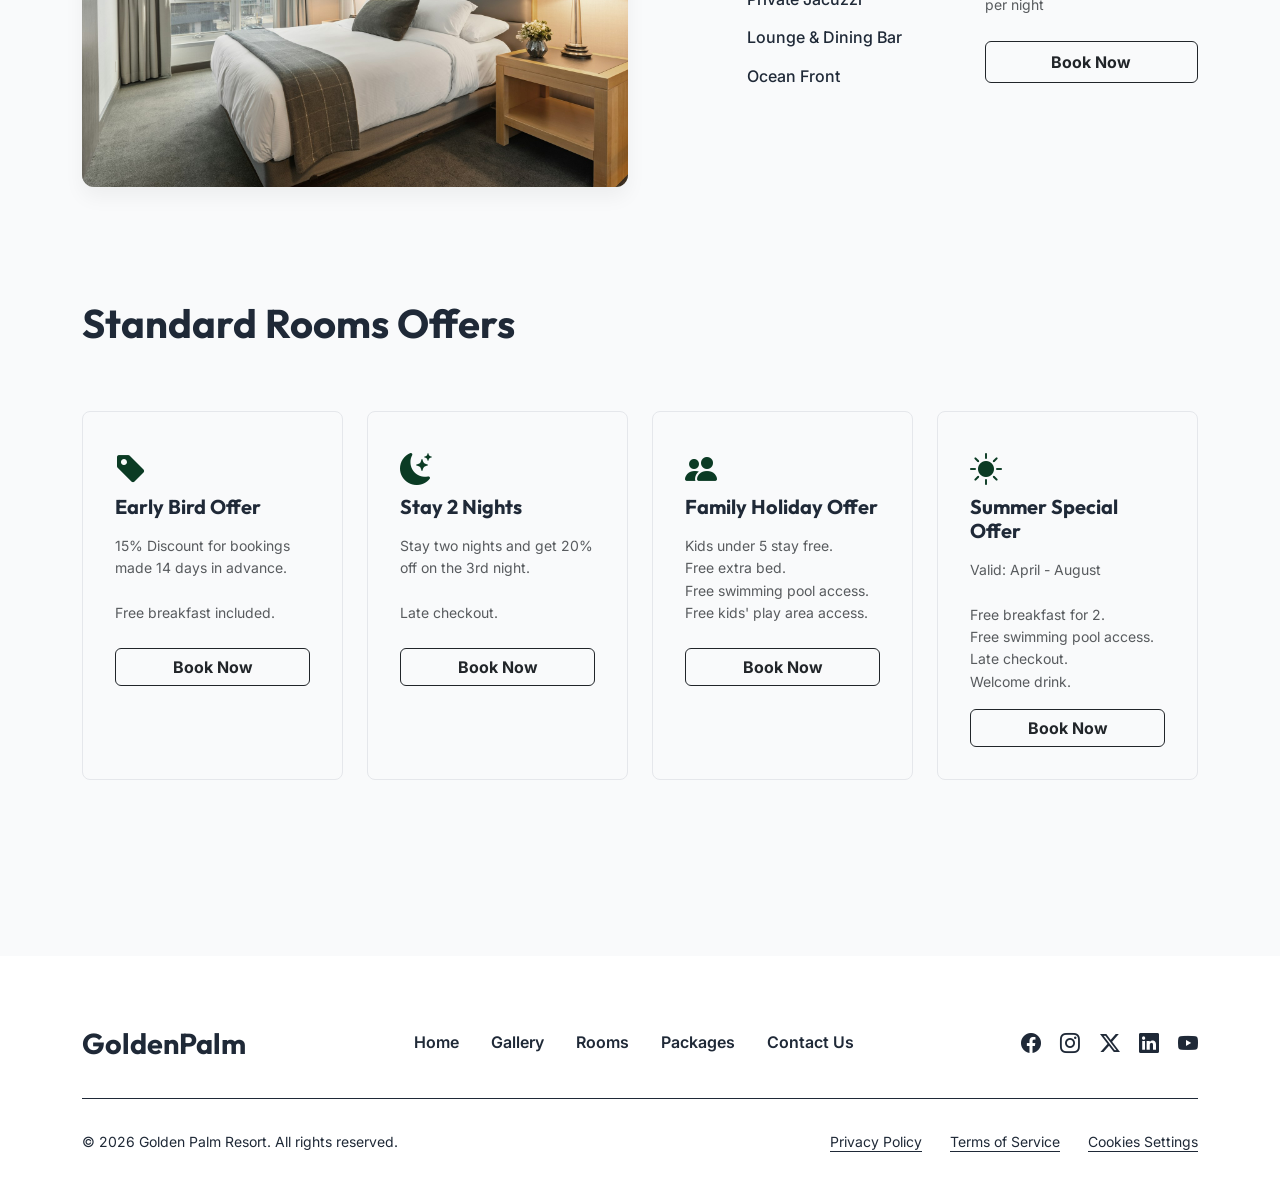
<file: rooms.html>
<!DOCTYPE html>
<html lang="en">
<head>
    <meta charset="UTF-8">
    <meta name="viewport" content="width=device-width, initial-scale=1.0">
    <title>Rooms & Suites - Golden Palm Resort</title>
    <!-- Bootstrap CSS -->
    <link href="https://cdn.jsdelivr.net/npm/bootstrap@5.3.0/dist/css/bootstrap.min.css" rel="stylesheet">
    <!-- Bootstrap Icons -->
    <link href="https://cdn.jsdelivr.net/npm/bootstrap-icons@1.10.5/font/bootstrap-icons.css" rel="stylesheet">
    <!-- Custom CSS -->
    <link href="styles.css" rel="stylesheet">
    <style>
        .room-row {
            margin-bottom: 4rem;
        }
        .room-img {
            width: 100%;
            height: 400px;
            object-fit: cover;
            border-radius: 12px;
            box-shadow: 0 10px 20px rgba(0,0,0,0.05);
        }
        .room-details h3 {
            font-size: 2.2rem;
            margin-bottom: 1.5rem;
        }
        .room-facilities-list {
            list-style: none;
            padding: 0;
            margin-bottom: 2rem;
            font-weight: 500;
        }
        .room-facilities-list li {
            margin-bottom: 0.8rem;
        }
        .price-label {
            font-size: 0.9rem;
            text-transform: uppercase;
            font-weight: 700;
            color: var(--text-muted);
            margin-bottom: 0.2rem;
        }
        .price-value {
            font-size: 1.8rem;
            font-weight: 700;
            font-family: var(--font-heading);
            color: var(--primary-color);
        }
        .offer-card {
            border: 1px solid var(--border-color);
            padding: 2rem;
            border-radius: 8px;
            height: 100%;
            transition: all 0.3s;
        }
        .offer-card:hover {
            border-color: var(--accent-color);
            transform: translateY(-5px);
            box-shadow: 0 15px 30px rgba(0,0,0,0.05);
        }
        .offer-icon {
            font-size: 2rem;
            margin-bottom: 1rem;
            color: var(--primary-color);
        }
    </style>
</head>
<body>

    <!-- NAVBAR -->
    <nav class="navbar navbar-expand-lg sticky-top">
        <div class="container">
            <a class="navbar-brand" href="index.html">Golden<span>Palm</span></a>
            <button class="navbar-toggler" type="button" data-bs-toggle="collapse" data-bs-target="#navbarNav">
                <span class="navbar-toggler-icon"></span>
            </button>
            <div class="collapse navbar-collapse justify-content-end" id="navbarNav">
                <ul class="navbar-nav align-items-center">
                    <li class="nav-item"><a class="nav-link" href="index.html">Home</a></li>
                    <li class="nav-item"><a class="nav-link" href="gallery.html">Gallery</a></li>
                    <li class="nav-item"><a class="nav-link active" href="rooms.html">Rooms</a></li>
                    <li class="nav-item"><a class="nav-link" href="packages.html">Day Out Packages</a></li>
                    <li class="nav-item"><a class="nav-link" href="contact.html">Contact</a></li>
                    <li class="nav-item"><a class="nav-link" href="auth.html">Login / Register</a></li>
                    <li class="nav-item ms-lg-3 mt-3 mt-lg-0"><a class="btn btn-primary" href="rooms.html">Book Now</a></li>
                </ul>
            </div>
        </div>
    </nav>

    <header class="py-5 bg-light border-bottom text-center">
        <div class="container py-4">
            <h1 class="display-5 fw-bold" style="font-family: var(--font-heading);">Rooms & Suites</h1>
            <p class="text-muted lead">Luxurious accommodation for a perfect stay.</p>
        </div>
    </header>

    <section class="section-padding">
        <div class="container">


            <!-- Room 1 -->
            <div class="row align-items-center room-row room-card-wrapper" data-type="standard" data-price="low">
                <div class="col-lg-6 mb-4 mb-lg-0">
                    <img src="images/facade_1.jpg" alt="Deluxe Sea View Room" class="room-img">
                </div>
                <div class="col-lg-5 offset-lg-1 room-details">
                    <h3>Deluxe Sea View Room</h3>
                    <div class="row mt-4">
                        <div class="col-sm-6">
                            <p class="text-muted mb-2 fw-bold text-uppercase small">Facilities</p>
                            <ul class="room-facilities-list">
                                <li>King Size Bed</li>
                                <li>Sea View Balcony</li>
                                <li>Free WiFi</li>
                                <li>Breakfast Included</li>
                            </ul>
                        </div>
                        <div class="col-sm-6">
                            <div class="price-label">Price</div>
                            <div class="price-value">LKR 16,000</div>
                            <small class="text-muted d-block mt-1 mb-4">per night</small>
                            <a href="contact.html" class="btn btn-outline-dark fw-bold px-4 py-2 w-100">Book Now</a>
                        </div>
                    </div>
                </div>
            </div>

            <!-- Room 2 -->
            <div class="row align-items-center room-row room-card-wrapper" data-type="suite" data-price="high">
                <div class="col-lg-6 mb-4 mb-lg-0 order-lg-2">
                    <img src="images/sea_view_room.jpg" alt="Family Suite" class="room-img">
                </div>
                <div class="col-lg-5 room-details order-lg-1">
                    <h3>Family Suite</h3>
                    <div class="row mt-4">
                        <div class="col-sm-6">
                            <p class="text-muted mb-2 fw-bold text-uppercase small">Facilities</p>
                            <ul class="room-facilities-list">
                                <li>2 Queen Beds</li>
                                <li>Living Area</li>
                                <li>Free WiFi</li>
                                <li>Pool View</li>
                            </ul>
                        </div>
                        <div class="col-sm-6">
                            <div class="price-label">Price</div>
                            <div class="price-value">LKR 25,000</div>
                            <small class="text-muted d-block mt-1 mb-4">per night</small>
                            <a href="contact.html" class="btn btn-outline-dark fw-bold px-4 py-2 w-100">Book Now</a>
                        </div>
                    </div>
                </div>
            </div>
            
            <!-- Room 3 (Additional for filtering variety) -->
            <div class="row align-items-center room-row room-card-wrapper" data-type="suite" data-price="high">
                <div class="col-lg-6 mb-4 mb-lg-0">
                    <img src="images/presidential_suite.jpg" alt="Presidential Suite" class="room-img">
                </div>
                <div class="col-lg-5 offset-lg-1 room-details">
                    <h3>Presidential Suite</h3>
                    <div class="row mt-4">
                        <div class="col-sm-6">
                            <p class="text-muted mb-2 fw-bold text-uppercase small">Facilities</p>
                            <ul class="room-facilities-list">
                                <li>Master King Bed</li>
                                <li>Private Jacuzzi</li>
                                <li>Lounge & Dining Bar</li>
                                <li>Ocean Front</li>
                            </ul>
                        </div>
                        <div class="col-sm-6">
                            <div class="price-label">Price</div>
                            <div class="price-value">LKR 45,000</div>
                            <small class="text-muted d-block mt-1 mb-4">per night</small>
                            <a href="contact.html" class="btn btn-outline-dark fw-bold px-4 py-2 w-100">Book Now</a>
                        </div>
                    </div>
                </div>
            </div>

            <!-- SPECIAL OFFERS SECTION -->
            <div class="mt-5 pt-5">
                <h2 class="section-title text-start mb-5">Standard Rooms Offers</h2>
                <div class="row g-4">
                    <!-- Offer 1 -->
                    <div class="col-md-3">
                        <div class="offer-card">
                            <i class="bi bi-tag-fill offer-icon"></i>
                            <h5 class="fw-bold mb-3">Early Bird Offer</h5>
                            <p class="text-muted small mb-4">15% Discount for bookings made 14 days in advance.<br><br>Free breakfast included.</p>
                            <a href="contact.html" class="btn btn-outline-dark fw-bold w-100 mt-auto">Book Now</a>
                        </div>
                    </div>
                    <!-- Offer 2 -->
                    <div class="col-md-3">
                        <div class="offer-card">
                            <i class="bi bi-moon-stars-fill offer-icon"></i>
                            <h5 class="fw-bold mb-3">Stay 2 Nights</h5>
                            <p class="text-muted small mb-4">Stay two nights and get 20% off on the 3rd night.<br><br>Late checkout.</p>
                            <a href="contact.html" class="btn btn-outline-dark fw-bold w-100 mt-auto">Book Now</a>
                        </div>
                    </div>
                    <!-- Offer 3 -->
                    <div class="col-md-3">
                        <div class="offer-card">
                            <i class="bi bi-people-fill offer-icon"></i>
                            <h5 class="fw-bold mb-3">Family Holiday Offer</h5>
                            <p class="text-muted small mb-4">Kids under 5 stay free.<br>Free extra bed.<br>Free swimming pool access.<br>Free kids' play area access.</p>
                            <a href="contact.html" class="btn btn-outline-dark fw-bold w-100 mt-auto">Book Now</a>
                        </div>
                    </div>
                    <!-- Offer 4 -->
                    <div class="col-md-3">
                        <div class="offer-card">
                            <i class="bi bi-brightness-high-fill offer-icon"></i>
                            <h5 class="fw-bold mb-3">Summer Special Offer</h5>
                            <p class="text-muted small mb-3">Valid: April - August<br><br>Free breakfast for 2.<br>Free swimming pool access.<br>Late checkout.<br>Welcome drink.</p>
                            <a href="contact.html" class="btn btn-outline-dark fw-bold w-100 mt-auto">Book Now</a>
                        </div>
                    </div>
                </div>
            </div>

        </div>
    </section>

     <!-- FOOTER -->
    <footer class="footer">
        <div class="container">
            <div class="footer-top">
                <a href="index.html" class="footer-logo">Golden<span>Palm</span></a>
                <div class="footer-nav">
                    <a href="index.html">Home</a>
                    <a href="gallery.html">Gallery</a>
                    <a href="rooms.html">Rooms</a>
                    <a href="packages.html">Packages</a>
                    <a href="contact.html">Contact Us</a>
                </div>
                <div class="footer-social">
                    <a href="#"><i class="bi bi-facebook"></i></a>
                    <a href="#"><i class="bi bi-instagram"></i></a>
                    <a href="#"><i class="bi bi-twitter-x"></i></a>
                    <a href="#"><i class="bi bi-linkedin"></i></a>
                    <a href="#"><i class="bi bi-youtube"></i></a>
                </div>
            </div>
            <div class="footer-bottom">
                <div class="footer-copyright">
                    &copy; 2026 Golden Palm Resort. All rights reserved.
                </div>
                <div class="footer-legal">
                    <a href="#">Privacy Policy</a>
                    <a href="#">Terms of Service</a>
                    <a href="#">Cookies Settings</a>
                </div>
            </div>
        </div>
    </footer>
    <script src="https://cdn.jsdelivr.net/npm/bootstrap@5.3.0/dist/js/bootstrap.bundle.min.js"></script>
    <script src="script.js"></script>
</body>
</html>
</file>
<file: styles.css>
@import url('https://fonts.googleapis.com/css2?family=Inter:wght@300;400;500;600&family=Outfit:wght@400;500;600;700&display=swap');

:root {
    --primary-color: #0B3B24; /* Deep Resort Green */
    --accent-color: #D4AF37; /* Gold */
    --accent-hover: #b5952f;
    --text-dark: #1F2937;
    --text-muted: #6B7280;
    --bg-light: #F9FAFB;
    --white: #FFFFFF;
    --border-color: #E5E7EB;
    
    --font-heading: 'Outfit', sans-serif;
    --font-body: 'Inter', sans-serif;
}

body {
    font-family: var(--font-body);
    color: var(--text-dark);
    background-color: var(--bg-light);
    line-height: 1.6;
}

h1, h2, h3, h4, h5, h6 {
    font-family: var(--font-heading);
    font-weight: 600;
}

/* NAVBAR */
.navbar {
    background-color: var(--white);
    box-shadow: 0 2px 15px rgba(0, 0, 0, 0.05);
    padding: 1.5rem 0;
}

.navbar-brand {
    font-family: var(--font-heading);
    font-weight: 700;
    font-size: 1.8rem;
    color: var(--primary-color) !important;
    letter-spacing: -0.5px;
}

.navbar-brand span {
    color: var(--accent-color);
}

.nav-link {
    font-weight: 500;
    color: var(--text-dark) !important;
    margin: 0 0.8rem;
    position: relative;
    transition: color 0.3s;
    font-size: 1.05rem;
}

.nav-link:hover, .nav-link.active {
    color: var(--accent-color) !important;
}

.nav-link::after {
    content: '';
    position: absolute;
    width: 0;
    height: 2px;
    bottom: -4px;
    left: 0;
    background-color: var(--accent-color);
    transition: width 0.3s ease;
}

.nav-link:hover::after, .nav-link.active::after {
    width: 100%;
}

.btn-primary {
    background-color: var(--primary-color);
    border-color: var(--primary-color);
    color: var(--white);
    padding: 0.6rem 1.8rem;
    border-radius: 4px;
    font-weight: 500;
    transition: all 0.3s;
}

.btn-primary:hover {
    background-color: #082a1a;
    border-color: #082a1a;
    transform: translateY(-2px);
    box-shadow: 0 4px 10px rgba(11, 59, 36, 0.2);
}

.btn-outline-primary {
    color: var(--primary-color);
    border-color: var(--primary-color);
}

.btn-outline-primary:hover {
    background-color: var(--primary-color);
    color: var(--white);
}

.btn-accent {
    background-color: var(--accent-color);
    border-color: var(--accent-color);
    color: var(--white);
    padding: 0.6rem 1.8rem;
    border-radius: 4px;
    font-weight: 500;
    transition: all 0.3s;
}

.btn-accent:hover {
    background-color: var(--accent-hover);
    border-color: var(--accent-hover);
    color: var(--white);
    transform: translateY(-2px);
    box-shadow: 0 4px 10px rgba(212, 175, 55, 0.3);
}

/* FOOTER */
.footer {
    background-color: var(--white);
    padding: 4rem 0 2rem;
    margin-top: 5rem;
}

.footer-top {
    display: flex;
    justify-content: space-between;
    align-items: center;
    flex-wrap: wrap;
    margin-bottom: 2rem;
}

.footer-logo {
    font-family: var(--font-heading);
    font-weight: 700;
    font-size: 1.8rem;
    color: var(--text-dark);
    margin-bottom: 0;
    display: inline-block;
    text-decoration: none;
}

.footer-nav {
    display: flex;
    gap: 2rem;
}

.footer-nav a {
    color: var(--text-dark);
    text-decoration: none;
    font-weight: 600;
    transition: color 0.3s;
}

.footer-nav a:hover {
    color: var(--accent-color);
}

.footer-social {
    display: flex;
    gap: 1.2rem;
}

.footer-social a {
    color: var(--text-dark);
    font-size: 1.25rem;
    transition: color 0.3s;
}

.footer-social a:hover {
    color: var(--accent-color);
}

.footer-bottom {
    display: flex;
    justify-content: space-between;
    align-items: center;
    padding-top: 2rem;
    border-top: 1px solid var(--text-dark);
    font-size: 0.875rem;
    color: var(--text-dark);
    flex-wrap: wrap;
}

.footer-legal a {
    color: var(--text-dark);
    text-decoration: underline;
    text-underline-offset: 4px;
    margin-left: 1.5rem;
    transition: color 0.3s;
}

.footer-legal a:hover {
    color: var(--accent-color);
}

@media (max-width: 768px) {
    .footer-top {
        flex-direction: column;
        gap: 1.5rem;
        text-align: center;
    }
    .footer-bottom {
        flex-direction: column-reverse;
        gap: 1rem;
        text-align: center;
    }
    .footer-legal a {
        margin: 0 0.5rem;
    }
}

/* GLOBAL CARDS & UTILS */
.card {
    border: none;
    border-radius: 12px;
    box-shadow: 0 4px 20px rgba(0,0,0,0.05);
    transition: transform 0.3s, box-shadow 0.3s;
    overflow: hidden;
    background-color: var(--white);
}

.card:hover {
    transform: translateY(-5px);
    box-shadow: 0 15px 30px rgba(0,0,0,0.1);
}

.section-title {
    font-size: 2.5rem;
    font-weight: 700;
    margin-bottom: 3rem;
    text-align: center;
    position: relative;
    padding-bottom: 1rem;
}

.section-padding {
    padding: 6rem 0;
}

/* HERO SECTION (HOME) */
.hero-section {
    position: relative;
    height: 80vh;
    min-height: 600px;
    background-color: var(--text-dark);
}

.hero-carousel, .carousel-inner, .carousel-item {
    height: 100%;
}

.carousel-item img {
    height: 100%;
    width: 100%;
    object-fit: cover;
    filter: brightness(0.65);
}

.hero-caption {
    position: absolute;
    top: 50%;
    left: 50%;
    transform: translate(-50%, -50%);
    text-align: center;
    color: var(--white);
    width: 100%;
    padding: 0 20px;
    z-index: 10;
}

.hero-caption h1 {
    font-size: 4.5rem;
    font-weight: 700;
    margin-bottom: 1rem;
    text-shadow: 2px 2px 4px rgba(0,0,0,0.5);
    animation: fadeInDown 1s ease;
    letter-spacing: -1px;
}

.hero-caption p {
    font-size: 1.25rem;
    margin-bottom: 2.5rem;
    animation: fadeInUp 1s ease;
    max-width: 600px;
    margin-inline: auto;
}

@keyframes fadeInDown {
    from { opacity: 0; transform: translateY(-20px); }
    to { opacity: 1; transform: translateY(0); }
}

@keyframes fadeInUp {
    from { opacity: 0; transform: translateY(20px); }
    to { opacity: 1; transform: translateY(0); }
}

/* ABOUT SECTION (HOME) */
.about-section {
    background-color: var(--white);
}

.about-image {
    border-radius: 12px;
    box-shadow: 0 20px 40px rgba(0,0,0,0.1);
    width: 100%;
    height: 500px;
    object-fit: cover;
    position: relative;
}

.facilities-grid {
    display: grid;
    grid-template-columns: repeat(4, 1fr);
    gap: 2rem;
    margin-top: 4rem;
    text-align: center;
}

.facility-item {
    display: flex;
    flex-direction: column;
    align-items: center;
    justify-content: center;
    padding: 1.5rem;
    background-color: var(--bg-light);
    border-radius: 8px;
    transition: transform 0.3s;
}

.facility-item:hover {
    transform: translateY(-5px);
    background-color: var(--white);
    box-shadow: 0 10px 20px rgba(0,0,0,0.05);
}

.facility-icon {
    font-size: 2.5rem;
    color: var(--primary-color);
    margin-bottom: 1rem;
}

.facility-item h5 {
    font-size: 1.1rem;
    margin: 0;
}

/* TESTIMONIALS (HOME) */
.testimonials-section {
    background-color: var(--bg-light);
}

.testimonial-card {
    background-color: var(--white);
    padding: 2.5rem;
    border-radius: 12px;
    height: 100%;
    border-top: 4px solid var(--accent-color);
    box-shadow: 0 5px 15px rgba(0,0,0,0.05);
}

.stars {
    color: var(--accent-color);
    margin-bottom: 1.2rem;
    font-size: 1.2rem;
}

.testimonial-text {
    font-size: 1.05rem;
    color: var(--text-dark);
    margin-bottom: 2rem;
    line-height: 1.7;
}

.author-info {
    display: flex;
    align-items: center;
}

.author-avatar {
    width: 50px;
    height: 50px;
    border-radius: 50%;
    background-color: #E2E8F0;
    display: flex;
    align-items: center;
    justify-content: center;
    margin-right: 1rem;
    color: var(--text-muted);
    font-weight: 600;
}

.author-details p {
    margin: 0;
    font-size: 0.9rem;
    color: var(--text-muted);
}

.author-details strong {
    color: var(--text-dark);
    font-family: var(--font-heading);
}

/* RESPONSIVE */
@media (max-width: 768px) {
    .hero-caption h1 { font-size: 2.5rem; }
    .facilities-grid { grid-template-columns: repeat(2, 1fr); }
    .footer-links { margin-top: 2rem; text-align: center; }
    .footer-links a { display: block; margin: 0.5rem 0; }
}
</file>
